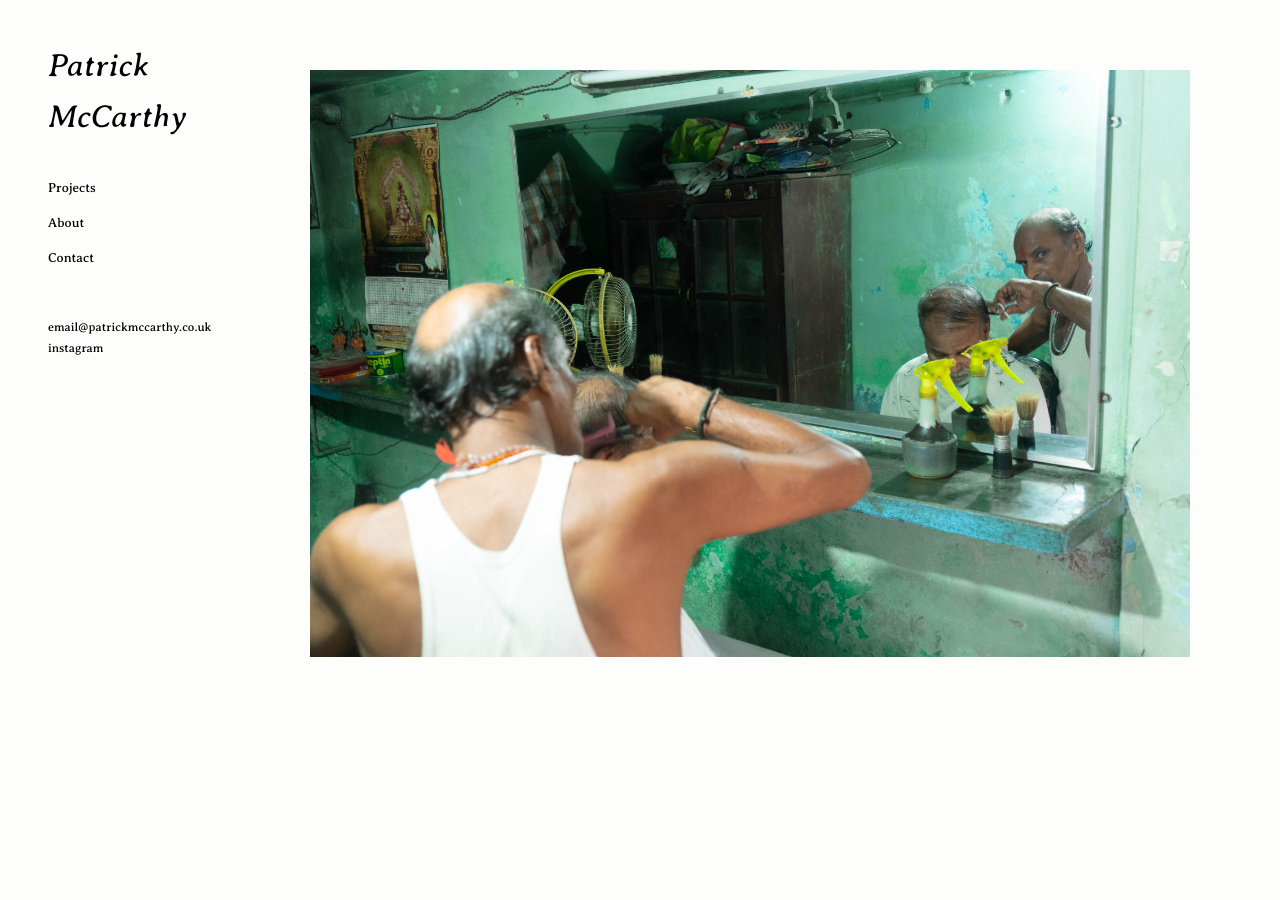
<file: index.html>
<!DOCTYPE html>
<html lang="en">
<head>
<meta charset="UTF-8">
<meta name="viewport" content="width=device-width, initial-scale=1">
<title>Patrick McCarthy — Patrick McCarthy</title>
<link href="https://fonts.googleapis.com/css2?family=Averia+Serif+Libre:wght@400;700&display=swap" rel="stylesheet">
<link rel="stylesheet" href="css/style.css">
</head>
<body>
<div class="site">
  <aside class="sidebar">
    <div class="brand"><a href="index.html">Patrick McCarthy</a><button class="menu-toggle">▼</button></div>
    <div class="nav-wrap">
      <ul class="nav">
        <li class="has-children">
          <a href="#" class="toggle">Projects</a>
          <ul class="subnav">
            <li><a href="project-echoes.html">Echoes</a></li>
            <li><a href="project-postcards.html">Postcards</a></li>
          </ul>
        </li>
        <li><a href="about.html">About</a></li>
        <li><a href="contact.html">Contact</a></li>
      </ul>
      <div class="sidebar-foot">
        <!-- <a href="mailto:pat.mccarthy1@aol.com">pat.mccarthy1@aol.com</a> -->
        <a href="mailto:email@patrickmccarthy.co.uk">email@patrickmccarthy.co.uk</a>
        <a href="https://instagram.com/_patrick_mccarthy_">instagram</a>
      </div>
    </div>
  </aside>
  <main class="main">
    <section class="hero">
      <img src="images/hero.JPG" alt="Featured photograph">
    </section>
  </main>
</div>
<script src="js/site.js"></script>
</body>
</html>
</file>
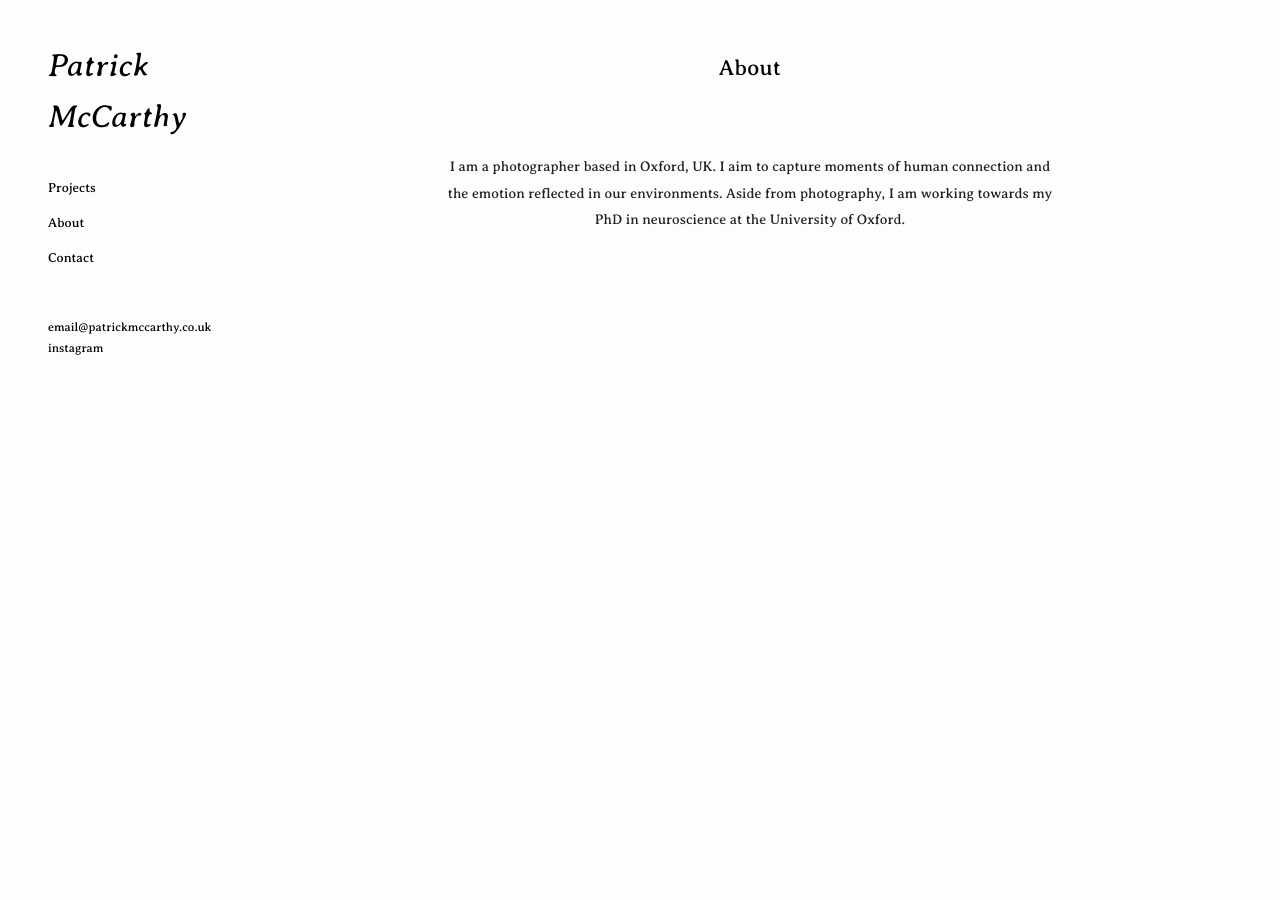
<file: about.html>
<!DOCTYPE html>
<html lang="en">
<head>
<meta charset="UTF-8">
<meta name="viewport" content="width=device-width, initial-scale=1">
<title>About — Patrick McCarthy</title>
<link href="https://fonts.googleapis.com/css2?family=Averia+Serif+Libre:wght@400;700&display=swap" rel="stylesheet">
<link rel="stylesheet" href="css/style.css">
</head>
<body>
<div class="site">
  <aside class="sidebar">
    <div class="brand"><a href="index.html">Patrick McCarthy</a><button class="menu-toggle">▼</button></div>
    <div class="nav-wrap">
      <ul class="nav">
        <li class="has-children">
          <a href="#" class="toggle">Projects</a>
          <ul class="subnav">
            <li><a href="project-echoes.html">Echoes</a></li>
            <li><a href="project-postcards.html">Postcards</a></li>
          </ul>
        </li>
        <li><a href="about.html">About</a></li>
        <li><a href="contact.html">Contact</a></li>
      </ul>
      <div class="sidebar-foot">
        <!-- <a href="mailto:pat.mccarthy1@aol.com">pat.mccarthy1@aol.com</a> -->
        <a href="mailto:email@patrickmccarthy.co.uk">email@patrickmccarthy.co.uk</a>
        <a href="https://instagram.com/_patrick_mccarthy_">instagram</a>
      </div>
    </div>
  </aside>
  <main class="main">
    <h1 class="page-title">About</h1>
    <div class="prose">
      <p>I am a photographer based in Oxford, UK. I aim to capture moments of human connection and the emotion reflected in our environments. Aside from photography, I am working towards my PhD in neuroscience at the University of Oxford.</p>
    </div>
  </main>
</div>
<script src="js/site.js"></script>
</body>
</html>
</file>
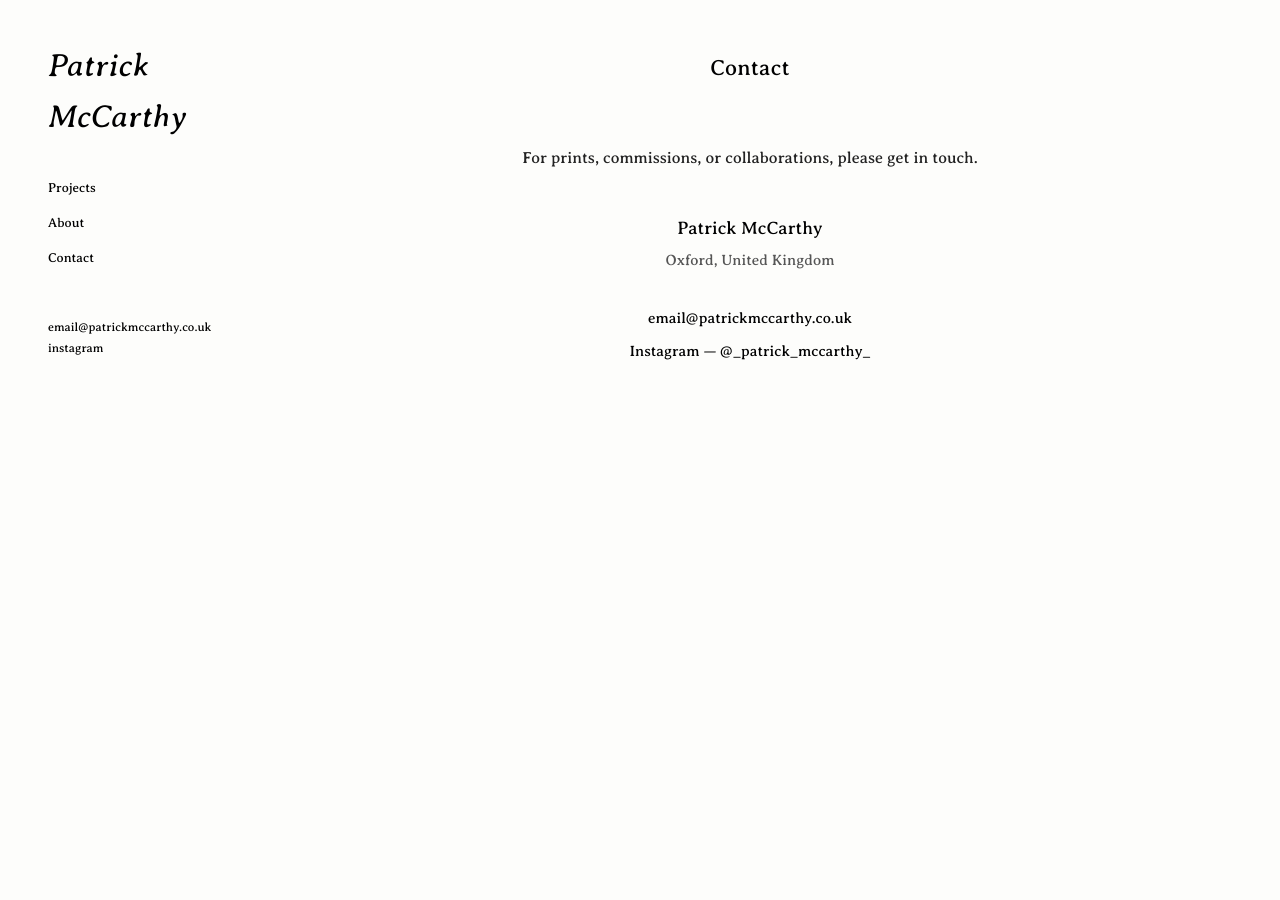
<file: contact.html>
<!DOCTYPE html>
<html lang="en">
<head>
<meta charset="UTF-8">
<meta name="viewport" content="width=device-width, initial-scale=1">
<title>Contact — Patrick McCarthy</title>
<link href="https://fonts.googleapis.com/css2?family=Averia+Serif+Libre:wght@400;700&display=swap" rel="stylesheet">
<link rel="stylesheet" href="css/style.css">
</head>
<body>
<div class="site">
  <aside class="sidebar">
    <div class="brand"><a href="index.html">Patrick McCarthy</a><button class="menu-toggle">▼</button></div>
    <div class="nav-wrap">
      <ul class="nav">
        <li class="has-children">
          <a href="#" class="toggle">Projects</a>
          <ul class="subnav">
            <li><a href="project-echoes.html">Echoes</a></li>
            <li><a href="project-postcards.html">Postcards</a></li>
          </ul>
        </li>
        <li><a href="about.html">About</a></li>
        <li><a href="contact.html">Contact</a></li>
      </ul>
      <div class="sidebar-foot">
        <!-- <a href="mailto:pat.mccarthy1@aol.com">pat.mccarthy1@aol.com</a> -->
        <a href="mailto:email@patrickmccarthy.co.uk">email@patrickmccarthy.co.uk</a>
        <a href="https://instagram.com/_patrick_mccarthy_">instagram</a>
      </div>
    </div>
  </aside>
  <main class="main">
    <h1 class="page-title">Contact</h1>
    <div class="contact-block">
      <p class="contact-lead">For prints, commissions, or collaborations, please get in touch.</p>

      <p class="contact-name">Patrick McCarthy</p>
      <p class="contact-loc">Oxford, United Kingdom</p>

      <p class="contact-line"><a href="mailto:email@patrickmccarthy.co.uk">email@patrickmccarthy.co.uk</a></p>
      <p class="contact-line"><a href="https://instagram.com/_patrick_mccarthy_">Instagram &mdash; @_patrick_mccarthy_</a></p>
    </div>
  </main>
</div>
<script src="js/site.js"></script>
</body>
</html>
</file>
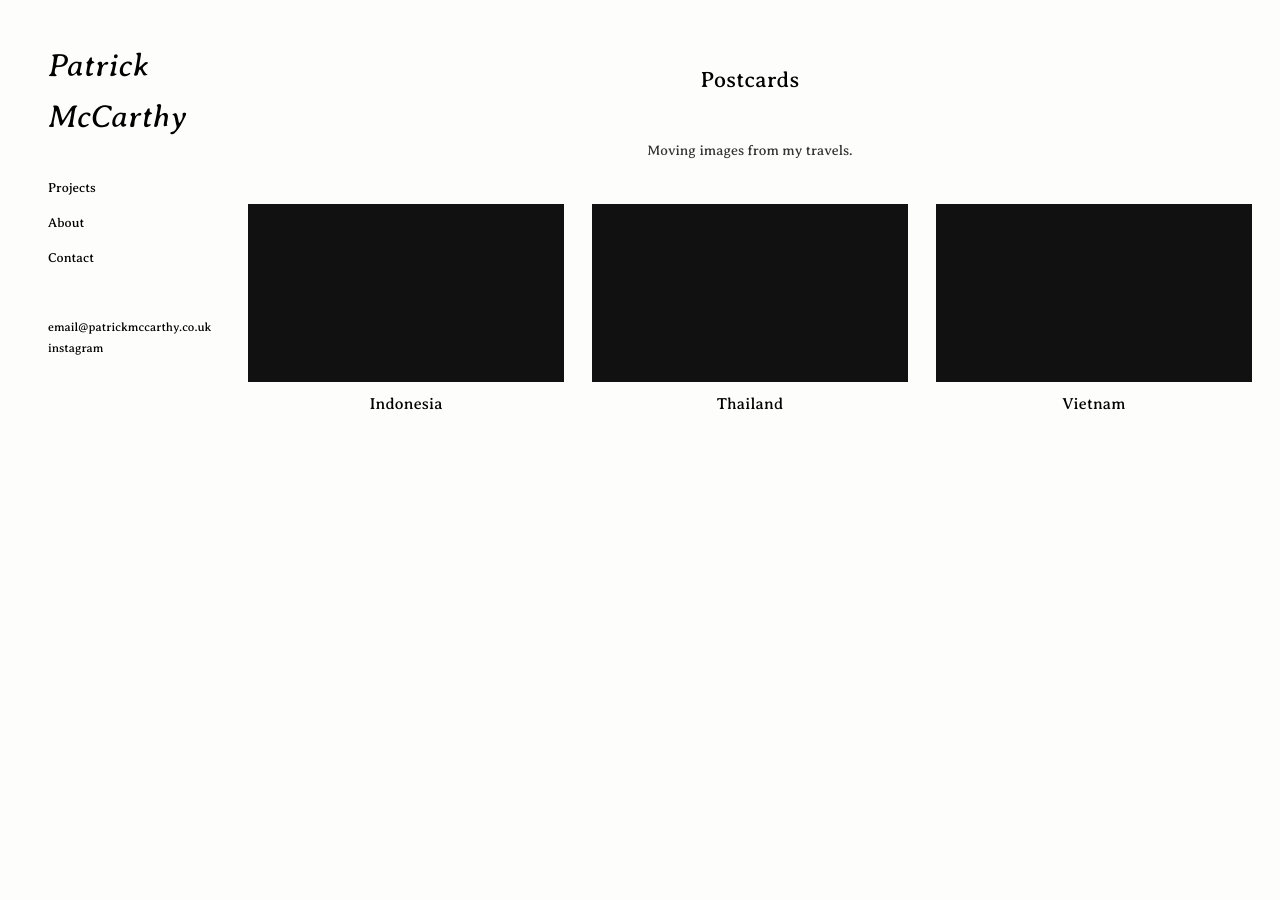
<file: project-postcards.html>
<!DOCTYPE html>
<html lang="en">
<head>
<meta charset="UTF-8">
<meta name="viewport" content="width=device-width, initial-scale=1">
<title>Postcards — Patrick McCarthy</title>
<link href="https://fonts.googleapis.com/css2?family=Averia+Serif+Libre:wght@400;700&display=swap" rel="stylesheet">
<link rel="stylesheet" href="css/style.css">
</head>
<body>
<div class="site">
  <aside class="sidebar">
    <div class="brand"><a href="index.html">Patrick McCarthy</a><button class="menu-toggle">▼</button></div>
    <div class="nav-wrap">
      <ul class="nav">
        <li class="has-children">
          <a href="#" class="toggle">Projects</a>
          <ul class="subnav">
            <li><a href="project-echoes.html">Echoes</a></li>
            <li><a href="project-postcards.html">Postcards</a></li>
          </ul>
        </li>
        <li><a href="about.html">About</a></li>
        <li><a href="contact.html">Contact</a></li>
      </ul>
      <div class="sidebar-foot">
        <!-- <a href="mailto:pat.mccarthy1@aol.com">pat.mccarthy1@aol.com</a> -->
        <a href="mailto:email@patrickmccarthy.co.uk">email@patrickmccarthy.co.uk</a>
        <a href="https://instagram.com/_patrick_mccarthy_">instagram</a>
      </div>
    </div>
  </aside>
  <main class="main media-page">
    <h1 class="page-title hide-on-mobile">Postcards</h1>
    <p class="intro">Moving images from my travels.</p>
    <div class="grid">
      <a class="tile" href="postcards-indonesia.html"><video src="https://videos.patrickmccarthy.co.uk/videos/indonesia/01_woman_field.mp4#t=0.1" muted playsinline preload="metadata"></video><span class="label"><span class="label-prefix">Postcards from </span>Indonesia</span></a>
      <a class="tile" href="postcards-thailand.html"><video src="https://videos.patrickmccarthy.co.uk/videos/thailand/01_seven_eleven_grade2.mp4#t=0.1" muted playsinline preload="metadata"></video><span class="label"><span class="label-prefix">Postcards from </span>Thailand</span></a>
      <a class="tile" href="postcards-vietnam.html"><video src="https://videos.patrickmccarthy.co.uk/videos/vietnam/01_ha_long_bay.mp4#t=0.1" muted playsinline preload="metadata"></video><span class="label"><span class="label-prefix">Postcards from </span>Vietnam</span></a>
    </div>
  </main>
</div>
<script src="js/site.js"></script>
</body>
</html>
</file>
<file: css/style.css>
/* ---------- Base ---------- */
* { box-sizing: border-box; margin: 0; padding: 0; }

html, body {
  height: 100%;
  background: #fdfdfb;
  color: #000;
  font-family: "Averia Serif Libre", "Times New Roman", Times, serif;
  font-weight: 400;
  font-size: 15px;
  line-height: 1.6;
  -webkit-font-smoothing: antialiased;
  text-rendering: geometricPrecision;
}

:root {
  --ink: #000;
  --accent: #e85a1a; /* orange */
}

a {
  color: var(--ink);
  text-decoration: none;
  transition: color .15s ease;
}
a:hover { color: var(--accent); }
.tile:hover .label { color: var(--accent); }
.tile:hover { opacity: 1; }

img, video { max-width: 100%; height: auto; display: block; }

/* ---------- Layout ---------- */
.site {
  display: grid;
  grid-template-columns: 220px 1fr;
  min-height: 100vh;
}

/* ---------- Sidebar ---------- */
.sidebar {
  padding: 40px 28px;
  margin-left: 20px;
  background: #fdfdfb;
  position: sticky;
  top: 0;
  height: 100vh;
  overflow-y: auto;
  font-size: 13px;
}

.brand {
  font-size: 32px;
  letter-spacing: .01em;
  margin-bottom: 36px;
  font-weight: 400;
  font-style: italic;
  display: flex;
  width: 100%;
  justify-content: space-between;
  align-items: flex-start;
}
.brand a { border: none; }

.nav { list-style: none; }
.nav > li { margin-bottom: 14px; }
.nav a { display: inline-block; }

.subnav {
  list-style: none;
  margin-top: 8px;
  padding-left: 0;
  display: none;
}
.subnav li { margin: 6px 0; padding-left: 12px; font-size: 12px; color: #555; }
.subnav a { color: #555; }
.has-children.open .subnav { display: block; }

.toggle { cursor: pointer; user-select: none; }

.sidebar-foot {
  margin-top: 48px;
  font-size: 12px;
  color: #666;
  line-height: 1.8;
}
.sidebar-foot a { display: block; }

/* ---------- Main ---------- */
.main {
  padding: 30px 28px 60px;
  display: flex;
  flex-direction: column;
  align-items: center;
}

.page-title {
  font-size: 22px;
  letter-spacing: .01em;
  font-weight: 400;
  margin: 20px 0 40px;
  text-align: center;
  color: #000;
}

.intro {
  max-width: 620px;
  margin: 20px auto 40px;
  text-align: center;
  font-size: 14px;
  color: #333;
  line-height: 1.8;
}

/* ---------- Hero (homepage) ---------- */
.hero {
  width: 100%;
  max-width: 880px;
  margin: 40px auto 0;
  text-align: center;
}
.hero img { width: 100%; margin-bottom: 18px; }
.caption {
  font-style: italic;
  font-size: 12px;
  color: #555;
  letter-spacing: .02em;
}

/* ---------- Slideshow ---------- */
.slideshow {
  width: 100%;
  max-width: 1050px;
  margin: 20px auto 0;
  position: relative;
}

.slide-stage {
  position: relative;
  width: 100%;
  display: flex;
  justify-content: center;
  align-items: center;
  min-height: 60vh;
}

.slide {
  display: none;
  width: 100%;
  text-align: center;
}
.slide.active { display: block; }
.slide img, .slide video {
  max-width: 100%;
  max-height: 76vh;
  width: auto;
  margin: 0 auto;
}
.slide figcaption {
  margin-top: 16px;
  font-style: italic;
  font-size: 12px;
  color: #555;
}

/* Image frame: shrink-wrap the image so the meta strip can sit flush with its edges */
.slide-frame {
  display: inline-block;
  position: relative;
  max-width: 100%;
  text-align: left;
}
.slide-frame img, .slide-frame video {
  display: block;
  max-width: 100%;
  max-height: 76vh;
  width: auto;
  margin: 0;
}
.slide-meta {
  display: flex;
  justify-content: space-between;
  align-items: baseline;
  gap: 24px;
  margin-top: 10px;
  font-size: 13px;
  color: #444;
}
.slide-cap {
  font-style: italic;
}
.slide-num {
  font-style: normal;
  letter-spacing: .05em;
  color: #888;
}

/* Click-zones with arrow cursors — only at outer gutters so they don't cover image clicks or video controls */
.slide-zone {
  position: absolute;
  top: 0;
  bottom: 0;
  width: 18%;
  z-index: 5;
  background: transparent;
  display: block;
  cursor: pointer;
}
.slide-zone.prev {
  left: 0;
  cursor: url("data:image/svg+xml;utf8,<svg xmlns='http://www.w3.org/2000/svg' width='40' height='40' viewBox='0 0 40 40'><polyline points='24,10 12,20 24,30' fill='none' stroke='black' stroke-width='1.5'/></svg>") 12 20, w-resize;
}
.slide-zone.next {
  right: 0;
  cursor: url("data:image/svg+xml;utf8,<svg xmlns='http://www.w3.org/2000/svg' width='40' height='40' viewBox='0 0 40 40'><polyline points='16,10 28,20 16,30' fill='none' stroke='black' stroke-width='1.5'/></svg>") 28 20, e-resize;
}

/* Photos in a slideshow get a zoom cursor (click to enlarge) */
.slide img { cursor: zoom-in; }

/* Text-only slide */
.slide.text-slide {
  min-height: 60vh;
  display: none;
  align-items: center;
  justify-content: center;
  padding: 40px 20px;
}
.slide.text-slide.active { display: flex; }
.slide.text-slide .text-body {
  max-width: 560px;
  font-size: 18px;
  line-height: 1.8;
  color: #1a1a1a;
  text-align: left;
}
.slide.text-slide .text-body p { margin-bottom: 1.2em; }

/* Lightbox */
.lightbox {
  position: fixed;
  inset: 0;
  background: rgba(0,0,0,0.92);
  display: none;
  align-items: center;
  justify-content: center;
  z-index: 1000;
  cursor: zoom-out;
  padding: 30px;
}
.lightbox.open { display: flex; }
.lightbox img {
  max-width: 100%;
  max-height: 100%;
  width: auto;
  height: auto;
  display: block;
}
body.lightbox-open { overflow: hidden; }

.slide-counter {
  text-align: center;
  margin-top: 14px;
  font-size: 11px;
  letter-spacing: .15em;
  color: #777;
}

/* ---------- Project index tiles (kept for potential use) ---------- */
.grid {
  display: grid;
  grid-template-columns: repeat(auto-fill, minmax(280px, 1fr));
  gap: 36px 28px;
  width: 100%;
  max-width: 1100px;
}
.tile { display: block; text-align: center; }
.tile img, .tile video {
  width: 100%;
  aspect-ratio: 16/9;
  object-fit: cover;
  margin-bottom: 10px;
  background: #111;
  display: block;
}
.tile .label {
  font-size: 16px;
  letter-spacing: .01em;
  color: #000;
}
.tile a, .tile:hover { border: none; }
/* Tile labels read "Postcards from X" only on mobile, where the page
   title is hidden and the tile has to carry the context itself. */
.label-prefix { display: none; }

/* ---------- About / Contact ---------- */
.prose {
  max-width: 620px;
  margin: 30px auto;
  font-size: 14px;
  line-height: 1.9;
  color: #222;
  text-align: center;
}
.prose p { margin-bottom: 1.2em; }

.contact-block {
  text-align: center;
  font-size: 15px;
  line-height: 1.9;
  margin: 20px auto 0;
  max-width: 520px;
}
.contact-lead {
  font-size: 16px;
  line-height: 1.7;
  margin-bottom: 40px;
  color: #222;
}
.contact-name {
  font-size: 18px;
  margin-top: 10px;
}
.contact-loc {
  color: #555;
  margin-bottom: 30px;
}
.contact-line { margin: 4px 0; }
.contact-foot {
  margin-top: 50px;
  font-style: italic;
  font-size: 13px;
  color: #777;
}

/* ---------- Desktop: title sits lower and closer to the media ---------- */
@media (min-width: 801px) {
  .media-page .page-title { margin: 32px 0 22px; }
  .media-page .slideshow { margin-top: 12px; }
}

/* ---------- Mobile ---------- */
.menu-toggle { display: none; }

@media (max-width: 800px) {
  .site { grid-template-columns: 1fr; }
  .sidebar {
    position: static;
    height: auto;
    border-right: none;
    border-bottom: none;
    /* the desktop sidebar's 20px left margin pushed the brand to 44px while
       the nav and every page used the 24px gutter -- reset it here */
    margin-left: 0;
    padding: 12px 24px 0;
    display: block;
    overflow: hidden;
  }
  .brand {
    margin-bottom: 0;
    font-size: 28px;
    /* same stacking fix as .menu-toggle: .nav-wrap.open is fixed with an
       opaque background at z-index 100 and reserves 56px of top padding for
       the brand -- without a z-index the brand is painted over and vanishes
       into that gap when the menu opens. */
    position: relative;
    z-index: 200;
    display: block;
  }
  .menu-toggle {
    display: inline-block;
    cursor: pointer;
    font-size: 20px;
    border: none;
    background: none;
    color: #1a1a1a;
    padding: 0;
    /* absolute inside .brand, which carries z-index 200, so the arrow paints
       above the open menu overlay along with the name. top:50% + translate
       keeps it centred on the brand no matter what the type size is. */
    position: absolute;
    top: 50%;
    right: 0;
    transform: translateY(-50%);
    z-index: 200;
    line-height: 1;
    min-width: 24px;
    text-align: center;
  }
  .nav-wrap {
    display: none;
    position: fixed;
    top: 0;
    left: 0;
    right: 0;
    bottom: auto;
    background: #fdfdfb;
    padding: 56px 24px 12px;
    border-bottom: 1px solid #eee;
    z-index: 100;
  }
  .nav-wrap.open { display: block; }
  .main {
    padding: 0 24px 60px;
    align-items: stretch;
  }
  .page-title { 
    margin: 12px 0 0;
    text-align: left;
  }
  /* Echoes, Postcards and the country pages drop their title on mobile --
     the tile you tapped already names where you are. */
  .page-title.hide-on-mobile { display: none; }
  .page-title.hide-on-mobile + .slideshow,
  .page-title.hide-on-mobile + .intro { margin-top: 14px; }
  .label-prefix { display: inline; }
  .intro { 
    margin: 0 auto 12px;
    text-align: left;
  }
  .slideshow { margin: 0 auto; }
  .grid { grid-template-columns: 1fr; gap: 28px; }
  .slide-stage { align-items: flex-start; min-height: auto; }
  .slide img, .slide video { max-height: 60vh; }
  .prose { 
    margin: 0 auto;
    text-align: left;
  }
  .contact-block {
    text-align: left;
    margin: 0 auto;
  }
}
</file>
